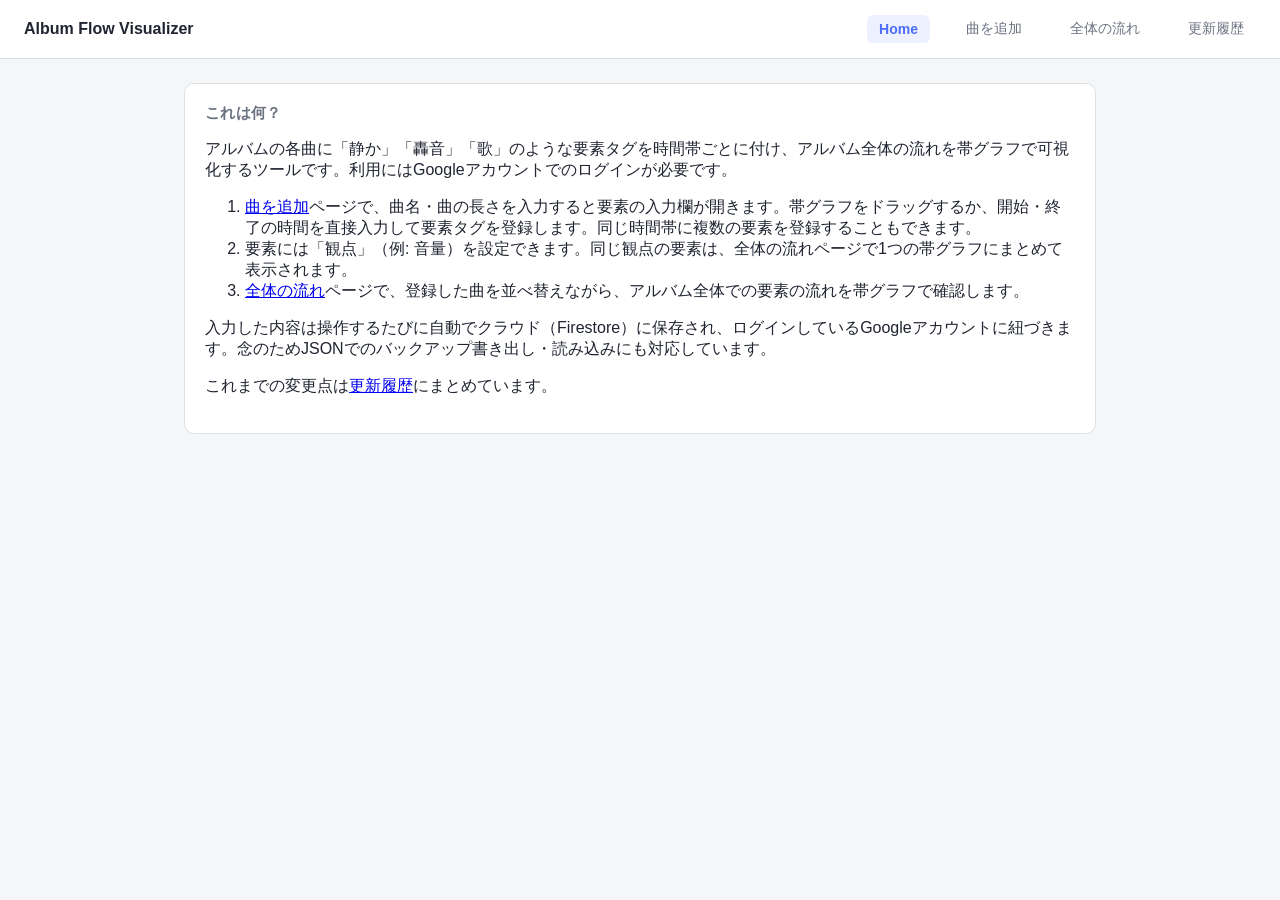
<file: index.html>
<!DOCTYPE html>
<html lang="ja">
<head>
<meta charset="UTF-8">
<meta name="viewport" content="width=device-width, initial-scale=1.0">
<title>Album Flow Visualizer</title>
<link rel="stylesheet" href="style.css">
</head>
<body>
<header class="topnav">
  <h1>Album Flow Visualizer</h1>
  <a href="index.html" class="active">Home</a>
  <a href="add.html">曲を追加</a>
  <a href="overview.html">全体の流れ</a>
  <a href="updates.html">更新履歴</a>
</header>
<main>
  <div class="panel">
    <h2>これは何？</h2>
    <p>アルバムの各曲に「静か」「轟音」「歌」のような要素タグを時間帯ごとに付け、アルバム全体の流れを帯グラフで可視化するツールです。利用にはGoogleアカウントでのログインが必要です。</p>
    <ol>
      <li><a href="add.html">曲を追加</a>ページで、曲名・曲の長さを入力すると要素の入力欄が開きます。帯グラフをドラッグするか、開始・終了の時間を直接入力して要素タグを登録します。同じ時間帯に複数の要素を登録することもできます。</li>
      <li>要素には「観点」（例: 音量）を設定できます。同じ観点の要素は、全体の流れページで1つの帯グラフにまとめて表示されます。</li>
      <li><a href="overview.html">全体の流れ</a>ページで、登録した曲を並べ替えながら、アルバム全体での要素の流れを帯グラフで確認します。</li>
    </ol>
    <p>入力した内容は操作するたびに自動でクラウド（Firestore）に保存され、ログインしているGoogleアカウントに紐づきます。念のためJSONでのバックアップ書き出し・読み込みにも対応しています。</p>
    <p>これまでの変更点は<a href="updates.html">更新履歴</a>にまとめています。</p>
  </div>
</main>
</body>
</html>
</file>
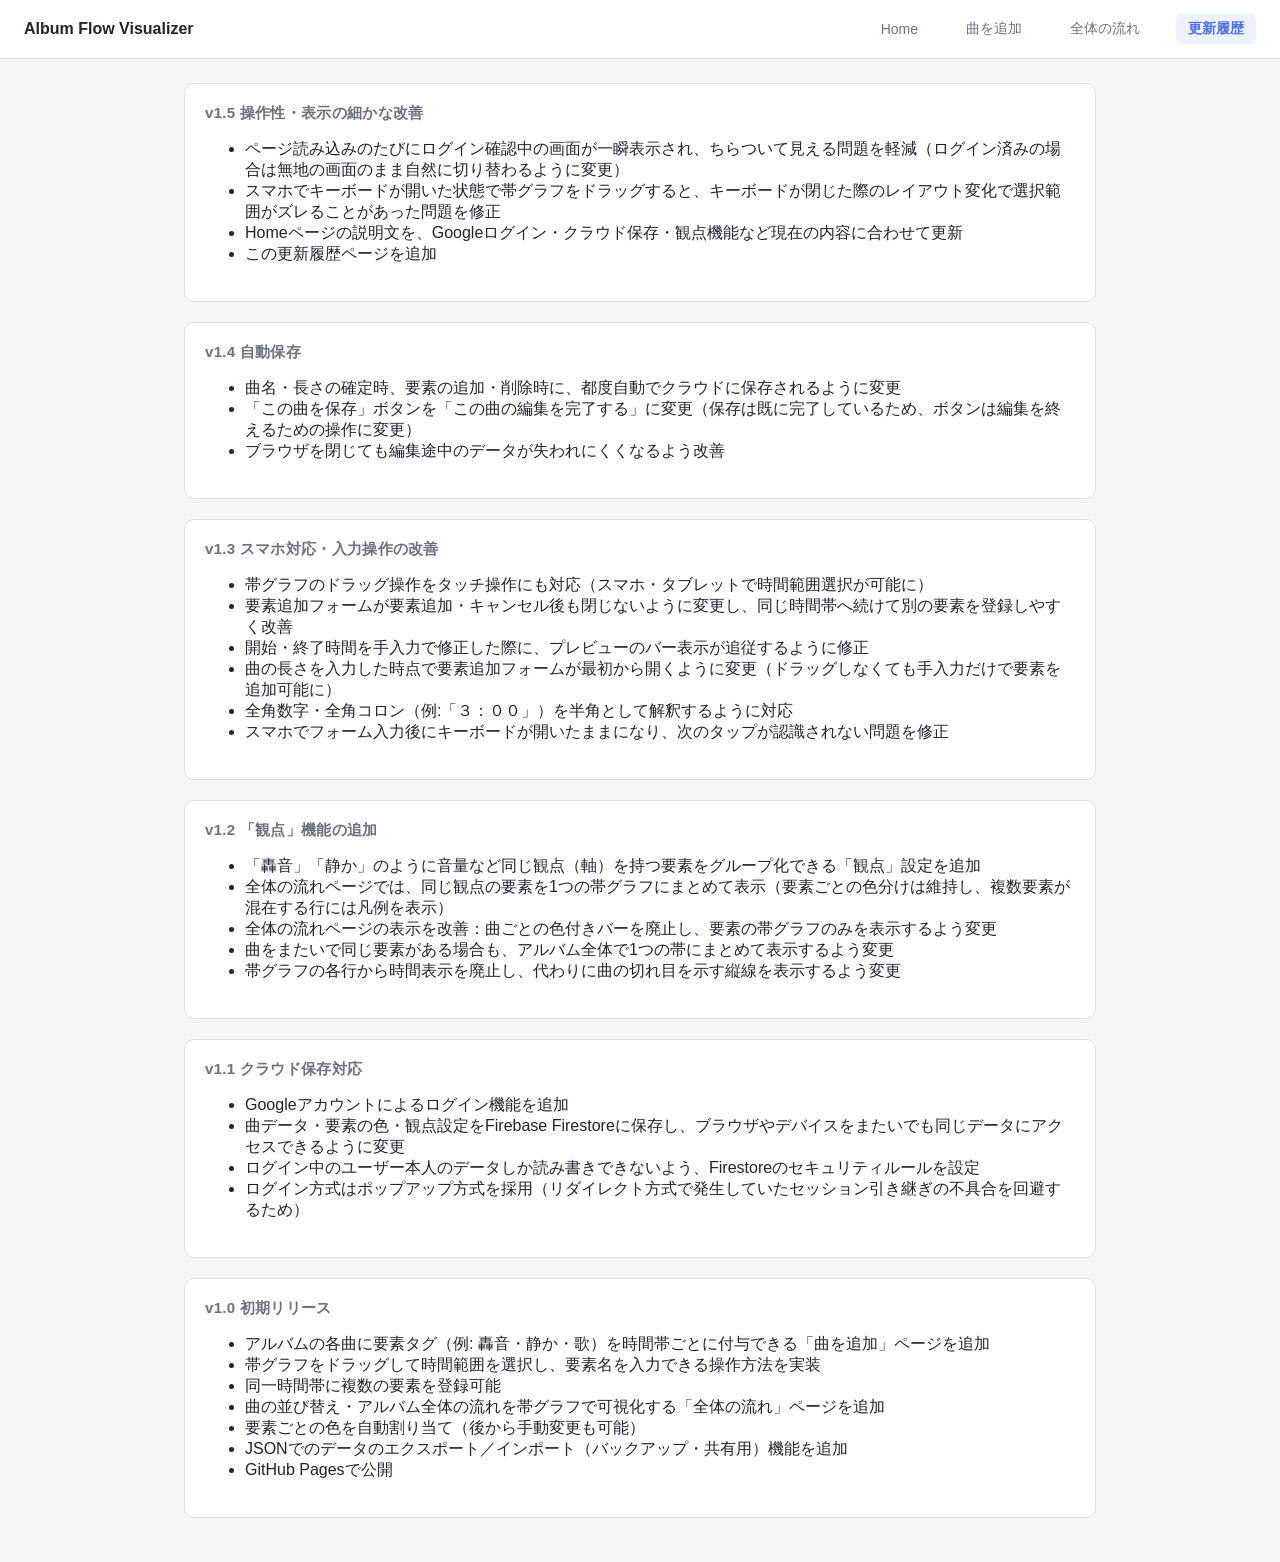
<file: updates.html>
<!DOCTYPE html>
<html lang="ja">
<head>
<meta charset="UTF-8">
<meta name="viewport" content="width=device-width, initial-scale=1.0">
<title>更新履歴 - Album Flow Visualizer</title>
<link rel="stylesheet" href="style.css">
</head>
<body>
<header class="topnav">
  <h1>Album Flow Visualizer</h1>
  <a href="index.html">Home</a>
  <a href="add.html">曲を追加</a>
  <a href="overview.html">全体の流れ</a>
  <a href="updates.html" class="active">更新履歴</a>
</header>
<main>
  <div class="panel">
    <h2>v1.5 操作性・表示の細かな改善</h2>
    <ul>
      <li>ページ読み込みのたびにログイン確認中の画面が一瞬表示され、ちらついて見える問題を軽減（ログイン済みの場合は無地の画面のまま自然に切り替わるように変更）</li>
      <li>スマホでキーボードが開いた状態で帯グラフをドラッグすると、キーボードが閉じた際のレイアウト変化で選択範囲がズレることがあった問題を修正</li>
      <li>Homeページの説明文を、Googleログイン・クラウド保存・観点機能など現在の内容に合わせて更新</li>
      <li>この更新履歴ページを追加</li>
    </ul>
  </div>

  <div class="panel">
    <h2>v1.4 自動保存</h2>
    <ul>
      <li>曲名・長さの確定時、要素の追加・削除時に、都度自動でクラウドに保存されるように変更</li>
      <li>「この曲を保存」ボタンを「この曲の編集を完了する」に変更（保存は既に完了しているため、ボタンは編集を終えるための操作に変更）</li>
      <li>ブラウザを閉じても編集途中のデータが失われにくくなるよう改善</li>
    </ul>
  </div>

  <div class="panel">
    <h2>v1.3 スマホ対応・入力操作の改善</h2>
    <ul>
      <li>帯グラフのドラッグ操作をタッチ操作にも対応（スマホ・タブレットで時間範囲選択が可能に）</li>
      <li>要素追加フォームが要素追加・キャンセル後も閉じないように変更し、同じ時間帯へ続けて別の要素を登録しやすく改善</li>
      <li>開始・終了時間を手入力で修正した際に、プレビューのバー表示が追従するように修正</li>
      <li>曲の長さを入力した時点で要素追加フォームが最初から開くように変更（ドラッグしなくても手入力だけで要素を追加可能に）</li>
      <li>全角数字・全角コロン（例:「３：００」）を半角として解釈するように対応</li>
      <li>スマホでフォーム入力後にキーボードが開いたままになり、次のタップが認識されない問題を修正</li>
    </ul>
  </div>

  <div class="panel">
    <h2>v1.2 「観点」機能の追加</h2>
    <ul>
      <li>「轟音」「静か」のように音量など同じ観点（軸）を持つ要素をグループ化できる「観点」設定を追加</li>
      <li>全体の流れページでは、同じ観点の要素を1つの帯グラフにまとめて表示（要素ごとの色分けは維持し、複数要素が混在する行には凡例を表示）</li>
      <li>全体の流れページの表示を改善：曲ごとの色付きバーを廃止し、要素の帯グラフのみを表示するよう変更</li>
      <li>曲をまたいで同じ要素がある場合も、アルバム全体で1つの帯にまとめて表示するよう変更</li>
      <li>帯グラフの各行から時間表示を廃止し、代わりに曲の切れ目を示す縦線を表示するよう変更</li>
    </ul>
  </div>

  <div class="panel">
    <h2>v1.1 クラウド保存対応</h2>
    <ul>
      <li>Googleアカウントによるログイン機能を追加</li>
      <li>曲データ・要素の色・観点設定をFirebase Firestoreに保存し、ブラウザやデバイスをまたいでも同じデータにアクセスできるように変更</li>
      <li>ログイン中のユーザー本人のデータしか読み書きできないよう、Firestoreのセキュリティルールを設定</li>
      <li>ログイン方式はポップアップ方式を採用（リダイレクト方式で発生していたセッション引き継ぎの不具合を回避するため）</li>
    </ul>
  </div>

  <div class="panel">
    <h2>v1.0 初期リリース</h2>
    <ul>
      <li>アルバムの各曲に要素タグ（例: 轟音・静か・歌）を時間帯ごとに付与できる「曲を追加」ページを追加</li>
      <li>帯グラフをドラッグして時間範囲を選択し、要素名を入力できる操作方法を実装</li>
      <li>同一時間帯に複数の要素を登録可能</li>
      <li>曲の並び替え・アルバム全体の流れを帯グラフで可視化する「全体の流れ」ページを追加</li>
      <li>要素ごとの色を自動割り当て（後から手動変更も可能）</li>
      <li>JSONでのデータのエクスポート／インポート（バックアップ・共有用）機能を追加</li>
      <li>GitHub Pagesで公開</li>
    </ul>
  </div>
</main>
</body>
</html>
</file>
<file: style.css>
:root {
  --bg: #f5f6f8;
  --panel: #ffffff;
  --border: #dde1e6;
  --text: #1f2430;
  --muted: #6b7280;
  --accent: #4C6EF5;
  --track-empty: #e9ecef;
  --track-empty-stripe: #dfe3e8;
}

* { box-sizing: border-box; }

body {
  margin: 0;
  font-family: -apple-system, BlinkMacSystemFont, "Hiragino Kaku Gothic ProN", "Yu Gothic", sans-serif;
  background: var(--bg);
  color: var(--text);
}

header.topnav {
  display: flex;
  align-items: center;
  gap: 24px;
  padding: 14px 24px;
  background: var(--panel);
  border-bottom: 1px solid var(--border);
  position: sticky;
  top: 0;
  z-index: 10;
}

header.topnav h1 {
  font-size: 16px;
  margin: 0;
  margin-right: auto;
  color: var(--text);
}

header.topnav a {
  color: var(--muted);
  text-decoration: none;
  font-size: 14px;
  padding: 6px 12px;
  border-radius: 6px;
}

header.topnav a.active {
  color: var(--accent);
  background: #eef1ff;
  font-weight: 600;
}

header.topnav a:hover { background: #f0f1f4; }

.auth-user-info {
  font-size: 13px;
  color: var(--muted);
}

.auth-gate {
  display: flex;
  position: fixed;
  inset: 0;
  background: rgba(245, 246, 248, 0.96);
  z-index: 100;
  align-items: center;
  justify-content: center;
}

.auth-gate-box {
  background: var(--panel);
  border: 1px solid var(--border);
  border-radius: 12px;
  padding: 32px;
  max-width: 360px;
  text-align: center;
  box-shadow: 0 8px 24px rgba(31, 36, 48, 0.08);
}

.auth-gate-box h2 {
  margin-top: 0;
  font-size: 18px;
}

.auth-gate-box p {
  font-size: 13px;
  color: var(--muted);
}

.auth-gate-status {
  min-height: 16px;
  color: #d64545 !important;
}

main {
  max-width: 960px;
  margin: 0 auto;
  padding: 24px;
}

.panel {
  background: var(--panel);
  border: 1px solid var(--border);
  border-radius: 10px;
  padding: 20px;
  margin-bottom: 20px;
}

.panel h2 {
  margin-top: 0;
  font-size: 15px;
  color: var(--muted);
  letter-spacing: 0.02em;
}

.form-row {
  display: flex;
  gap: 12px;
  flex-wrap: wrap;
  align-items: flex-end;
  margin-bottom: 12px;
}

.field { display: flex; flex-direction: column; gap: 4px; }
.field label { font-size: 12px; color: var(--muted); }
.field input {
  padding: 8px 10px;
  border: 1px solid var(--border);
  border-radius: 6px;
  font-size: 14px;
  min-width: 140px;
}

button {
  cursor: pointer;
  border: none;
  border-radius: 6px;
  padding: 8px 16px;
  font-size: 14px;
  background: var(--accent);
  color: white;
  font-weight: 600;
}

button.secondary {
  background: #eef0f4;
  color: var(--text);
}

button.danger {
  background: #fdeceb;
  color: #d64545;
}

button.icon {
  padding: 4px 8px;
  font-size: 12px;
}

button:disabled { opacity: 0.5; cursor: not-allowed; }

.timeline-wrap { display: none; }
.timeline-wrap.active { display: block; }

.ruler {
  position: relative;
  height: 12px;
  margin-bottom: 4px;
  font-size: 10px;
  color: var(--muted);
}
.ruler span {
  position: absolute;
  transform: translateX(-50%);
}
.ruler span:first-child { transform: translateX(0); }
.ruler span:last-child { transform: translateX(-100%); }

.select-track {
  position: relative;
  height: 40px;
  background: var(--track-empty);
  border-radius: 8px;
  border: 1px solid var(--border);
  cursor: crosshair;
  user-select: none;
  overflow: hidden;
  touch-action: none;
}

.select-track .hint {
  position: absolute;
  inset: 0;
  display: flex;
  align-items: center;
  justify-content: center;
  font-size: 12px;
  color: var(--muted);
  pointer-events: none;
}

.select-preview {
  position: absolute;
  top: 0;
  bottom: 0;
  background: rgba(76, 110, 245, 0.35);
  border: 1px solid var(--accent);
  border-radius: 4px;
  display: none;
}

.add-segment-form {
  display: none;
  margin-top: 12px;
  padding: 12px;
  background: #f8f9ff;
  border: 1px solid #d8ddf9;
  border-radius: 8px;
  gap: 10px;
  align-items: flex-end;
  flex-wrap: wrap;
}
.add-segment-form.active { display: flex; }

.segment-list { margin-top: 16px; display: flex; flex-direction: column; gap: 8px; }

.segment-row {
  display: grid;
  grid-template-columns: 110px 1fr 90px;
  align-items: center;
  gap: 10px;
}

.segment-row .seg-label {
  font-size: 13px;
  font-weight: 600;
  white-space: nowrap;
  overflow: hidden;
  text-overflow: ellipsis;
}

.segment-row .seg-time {
  font-size: 11px;
  color: var(--muted);
  text-align: right;
}

.track {
  position: relative;
  height: 22px;
  background: var(--track-empty);
  background-image: repeating-linear-gradient(
    45deg, var(--track-empty-stripe), var(--track-empty-stripe) 4px, var(--track-empty) 4px, var(--track-empty) 8px
  );
  border-radius: 5px;
  overflow: hidden;
}

.track .fill {
  position: absolute;
  top: 0;
  bottom: 0;
  border-radius: 5px;
}

.song-list, .overview-list {
  display: flex;
  flex-direction: column;
  gap: 10px;
}

.song-card {
  border: 1px solid var(--border);
  border-radius: 8px;
  padding: 12px 14px;
  display: flex;
  align-items: center;
  gap: 12px;
  background: #fbfbfc;
}

.song-card .swatch {
  width: 10px;
  height: 32px;
  border-radius: 3px;
  flex-shrink: 0;
}

.song-card .info { flex: 1; min-width: 0; }
.song-card .info .name { font-weight: 600; font-size: 14px; }
.song-card .info .meta { font-size: 12px; color: var(--muted); }

.song-card .actions { display: flex; gap: 6px; flex-shrink: 0; }

.empty-note {
  color: var(--muted);
  font-size: 13px;
  padding: 16px 0;
  text-align: center;
}

.overview-block {
  border: 1px solid var(--border);
  border-radius: 10px;
  padding: 16px;
  margin-bottom: 14px;
  background: #fbfbfc;
}

.overview-block .head {
  display: flex;
  align-items: center;
  gap: 10px;
  margin-bottom: 10px;
}

.overview-block .head .swatch {
  width: 12px;
  height: 12px;
  border-radius: 3px;
  flex-shrink: 0;
}

.overview-block .head .name {
  font-weight: 700;
  font-size: 14px;
  flex: 1;
}

.overview-block .head .meta {
  font-size: 12px;
  color: var(--muted);
}

.overview-block .head .reorder { display: flex; gap: 4px; }

.overview-block .song-track { margin-bottom: 8px; }

.overview-block .sub-rows { display: flex; flex-direction: column; gap: 6px; padding-left: 4px; }

.section-heading {
  margin: 0 0 12px;
  font-size: 15px;
  color: var(--muted);
  letter-spacing: 0.02em;
}

.song-order-list { display: flex; flex-direction: column; }

.song-order-row {
  padding: 10px 0;
  border-bottom: 1px solid var(--border);
}
.song-order-row:last-child { border-bottom: none; }

.overview-block .sub-row {
  display: grid;
  grid-template-columns: 110px 1fr;
  align-items: center;
  gap: 10px;
}
.overview-block .sub-row .seg-label {
  font-size: 12px;
  color: var(--text);
  white-space: nowrap;
  overflow: hidden;
  text-overflow: ellipsis;
}
.overview-block .sub-row .track { height: 16px; }

.track .song-boundary {
  position: absolute;
  top: 0;
  bottom: 0;
  width: 2px;
  background: rgba(31, 36, 48, 0.4);
  z-index: 2;
}

.total-bar-wrap { margin-bottom: 24px; }
.total-bar-wrap .track { height: 10px; background: var(--track-empty); }
.total-meta { display: flex; justify-content: space-between; font-size: 12px; color: var(--muted); margin-bottom: 6px; }

.legend {
  display: flex;
  flex-wrap: wrap;
  gap: 10px;
  margin-top: 10px;
}
.legend .chip {
  display: flex;
  align-items: center;
  gap: 6px;
  font-size: 12px;
  color: var(--muted);
}
.legend .chip .dot { width: 10px; height: 10px; border-radius: 3px; }

.label-color-panel {
  display: flex;
  flex-wrap: wrap;
  gap: 14px;
}

.label-color-row {
  display: flex;
  align-items: center;
  gap: 8px;
}

.label-color-row input[type="color"] {
  width: 28px;
  height: 28px;
  padding: 0;
  border: 1px solid var(--border);
  border-radius: 6px;
  cursor: pointer;
  background: none;
}

.label-color-name {
  font-size: 13px;
  font-weight: 600;
}

.label-category-input {
  width: 100px;
  padding: 5px 8px;
  border: 1px solid var(--border);
  border-radius: 6px;
  font-size: 12px;
}

.row-legend {
  display: flex;
  flex-wrap: wrap;
  gap: 10px;
  padding-left: 114px;
  margin-top: -2px;
}
.row-legend .chip {
  display: flex;
  align-items: center;
  gap: 5px;
  font-size: 11px;
  color: var(--muted);
}
.row-legend .chip .dot { width: 8px; height: 8px; border-radius: 2px; flex-shrink: 0; }
</file>
